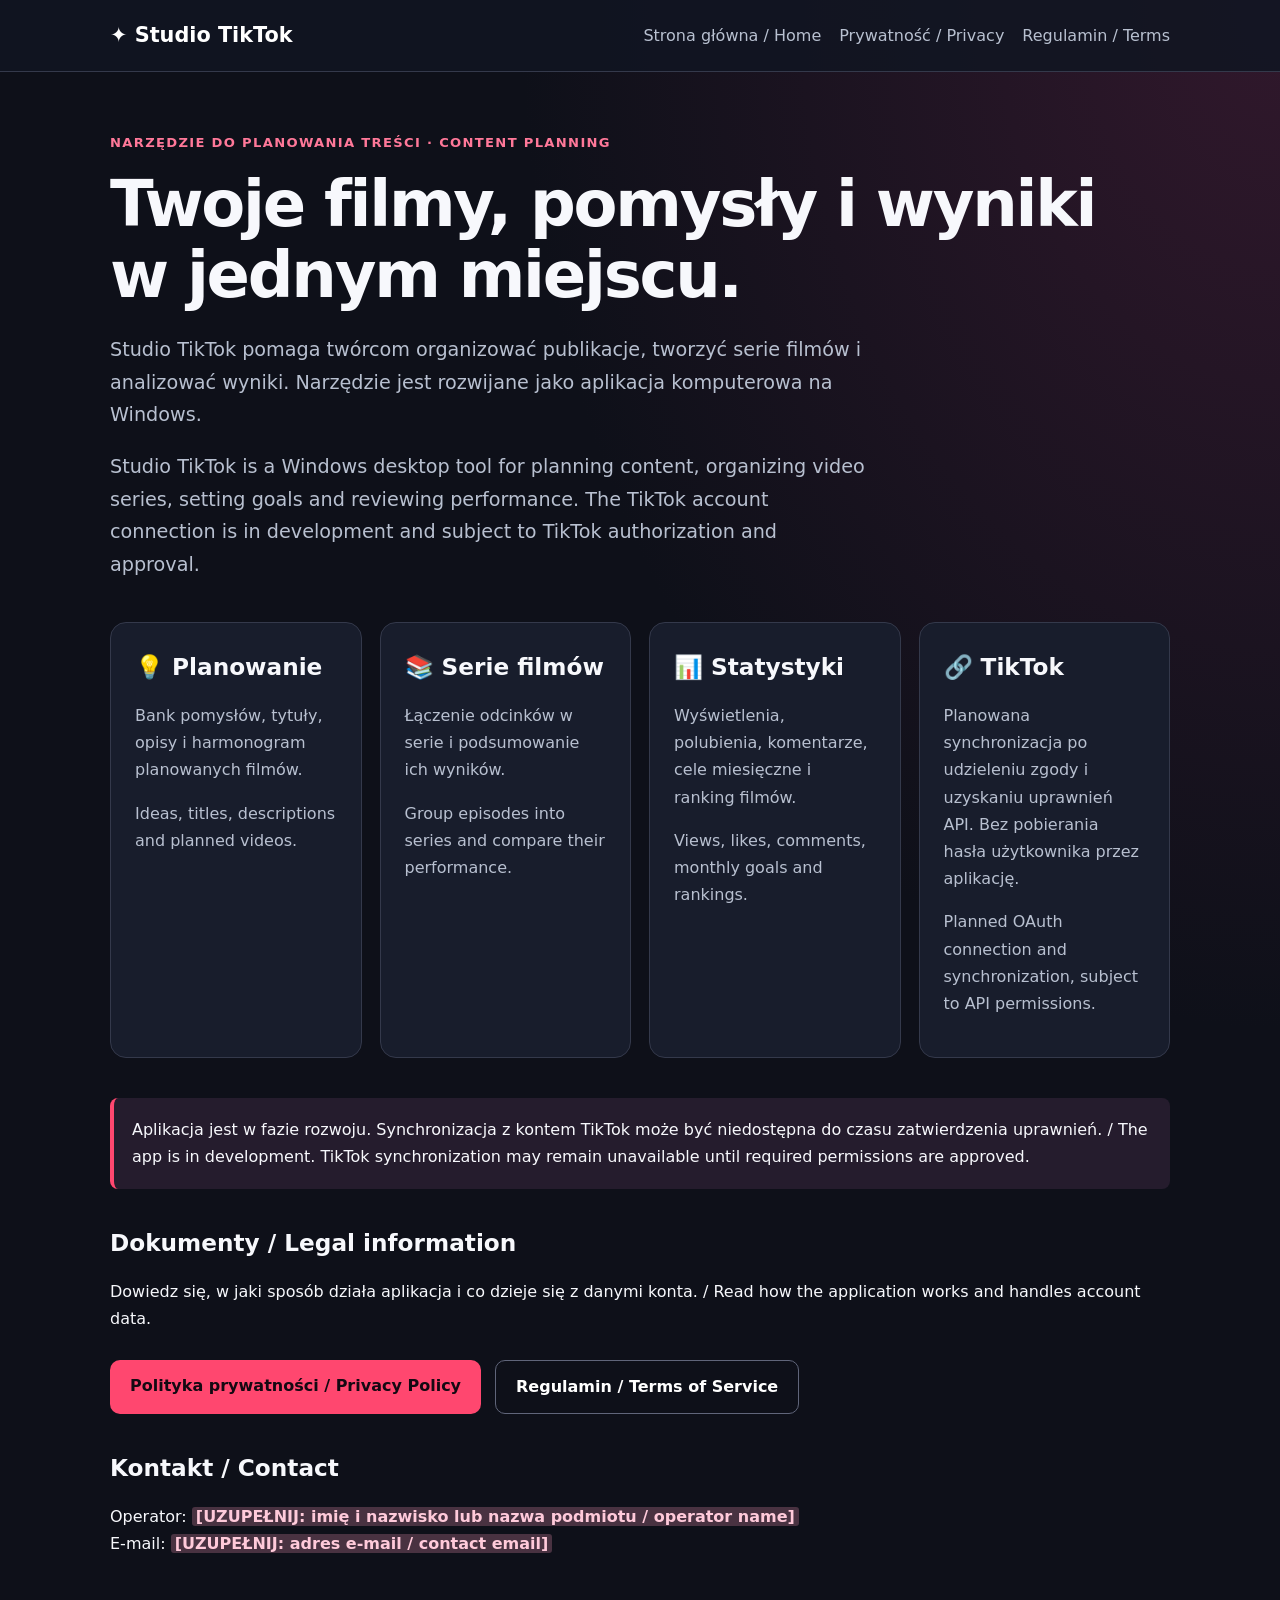
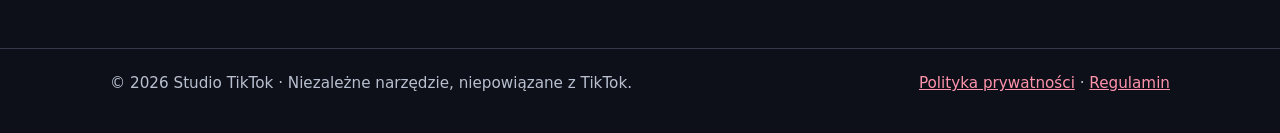
<file: index.html>
<!doctype html><html lang="pl"><head><meta charset="utf-8"><meta name="viewport" content="width=device-width,initial-scale=1"><meta name="description" content="Studio TikTok — aplikacja na Windows do planowania filmów i analizowania statystyk."><title>Planer treści i statystyk | Studio TikTok</title><link rel="stylesheet" href="style.css"></head><body><header><nav class="wrap"><a class="brand" href="index.html">✦ Studio TikTok</a><div class="links"><a href="index.html">Strona główna / Home</a><a href="privacy.html">Prywatność / Privacy</a><a href="terms.html">Regulamin / Terms</a></div></nav></header><main class="wrap"><div class="eyebrow">Narzędzie do planowania treści · Content planning</div><h1>Twoje filmy, pomysły i wyniki<br> w jednym miejscu.</h1><p class="lead">Studio TikTok pomaga twórcom organizować publikacje, tworzyć serie filmów i analizować wyniki. Narzędzie jest rozwijane jako aplikacja komputerowa na Windows.</p><p class="lead" lang="en">Studio TikTok is a Windows desktop tool for planning content, organizing video series, setting goals and reviewing performance. The TikTok account connection is in development and subject to TikTok authorization and approval.</p><div class="grid"><section class="card"><h2>💡 Planowanie</h2><p>Bank pomysłów, tytuły, opisy i harmonogram planowanych filmów.</p><p lang="en">Ideas, titles, descriptions and planned videos.</p></section><section class="card"><h2>📚 Serie filmów</h2><p>Łączenie odcinków w serie i podsumowanie ich wyników.</p><p lang="en">Group episodes into series and compare their performance.</p></section><section class="card"><h2>📊 Statystyki</h2><p>Wyświetlenia, polubienia, komentarze, cele miesięczne i ranking filmów.</p><p lang="en">Views, likes, comments, monthly goals and rankings.</p></section><section class="card"><h2>🔗 TikTok</h2><p>Planowana synchronizacja po udzieleniu zgody i uzyskaniu uprawnień API. Bez pobierania hasła użytkownika przez aplikację.</p><p lang="en">Planned OAuth connection and synchronization, subject to API permissions.</p></section></div><div class="callout">Aplikacja jest w fazie rozwoju. Synchronizacja z kontem TikTok może być niedostępna do czasu zatwierdzenia uprawnień. / <span lang="en">The app is in development. TikTok synchronization may remain unavailable until required permissions are approved.</span></div><h2>Dokumenty / Legal information</h2><p>Dowiedz się, w jaki sposób działa aplikacja i co dzieje się z danymi konta. / <span lang="en">Read how the application works and handles account data.</span></p><div class="inline-links"><a class="btn" href="privacy.html">Polityka prywatności / Privacy Policy</a><a class="btn secondary" href="terms.html">Regulamin / Terms of Service</a></div><h2>Kontakt / Contact</h2><p>Operator: <strong class="placeholder">[UZUPEŁNIJ: imię i nazwisko lub nazwa podmiotu / operator name]</strong><br>E-mail: <strong class="placeholder">[UZUPEŁNIJ: adres e-mail / contact email]</strong></p></main><footer><div class="wrap"><span>© 2026 Studio TikTok · Niezależne narzędzie, niepowiązane z TikTok.</span><span><a href="privacy.html">Polityka prywatności</a> · <a href="terms.html">Regulamin</a></span></div></footer></body></html>
</file>
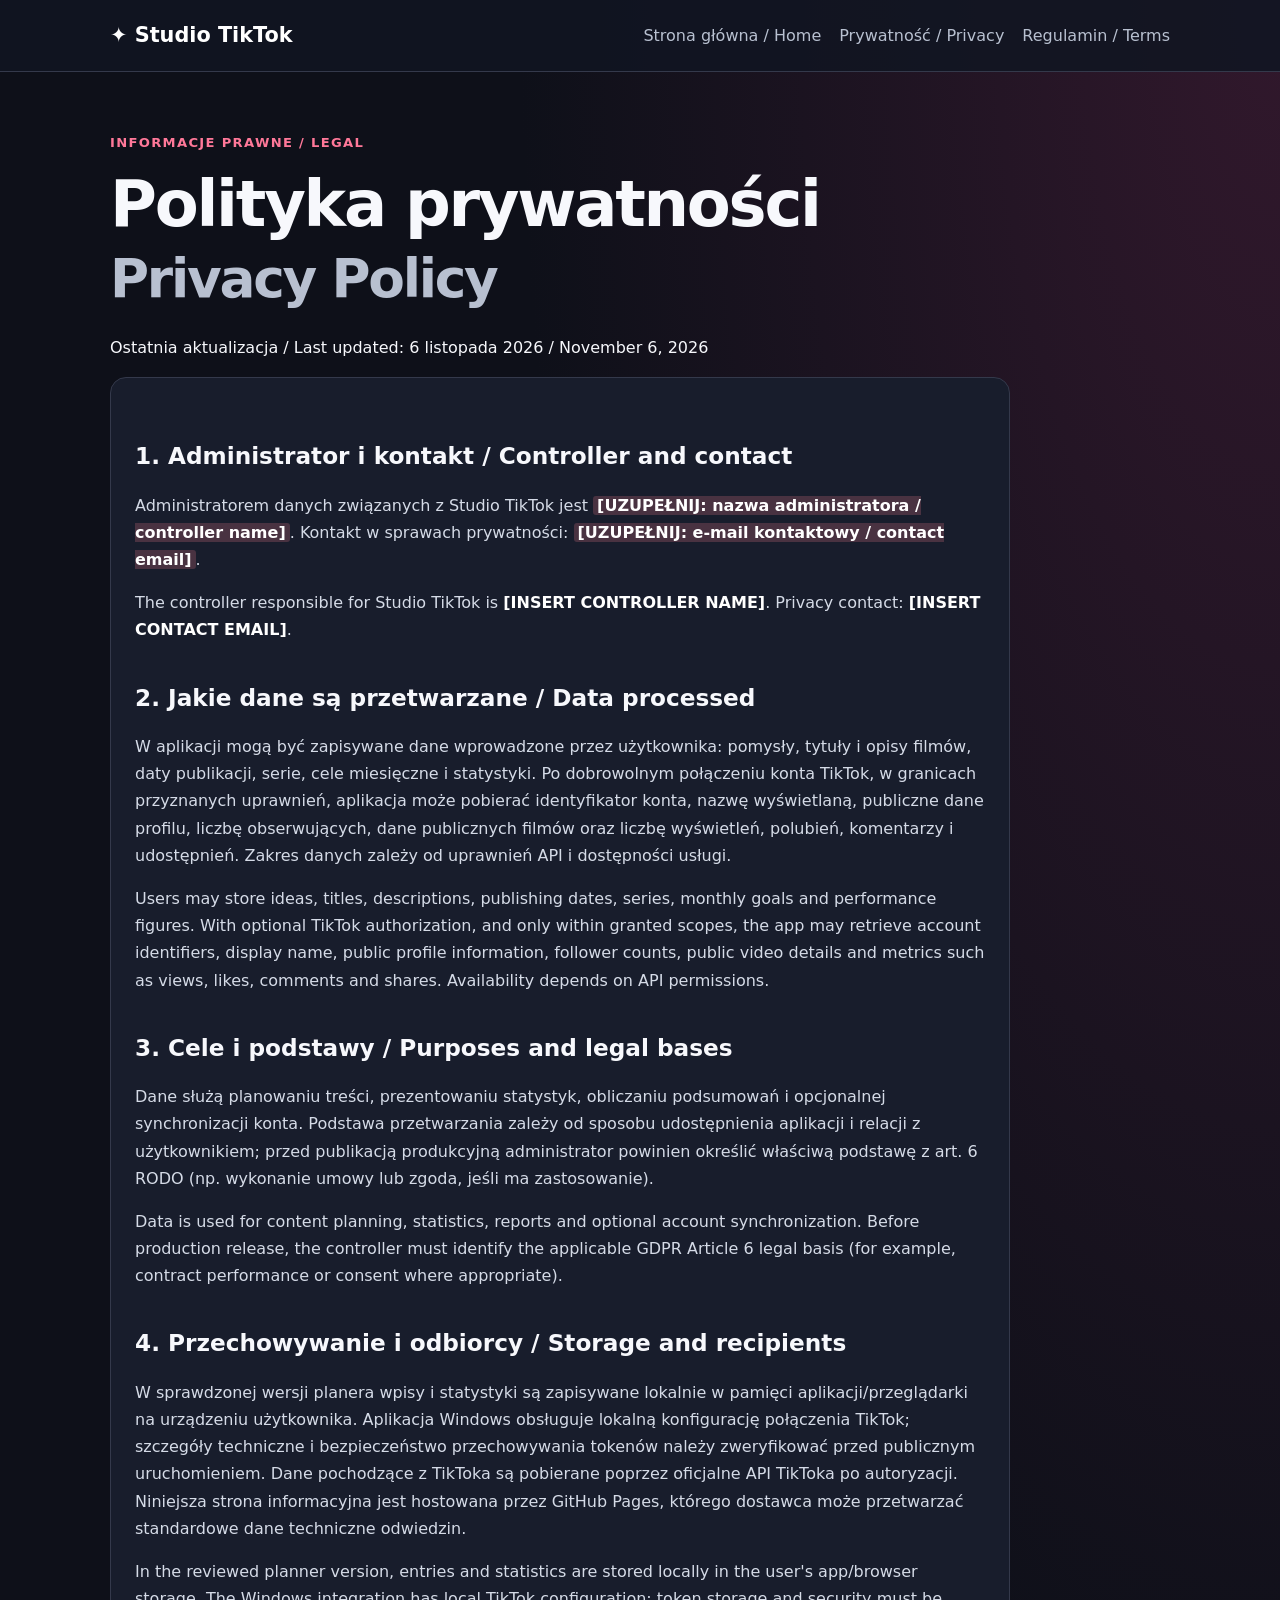
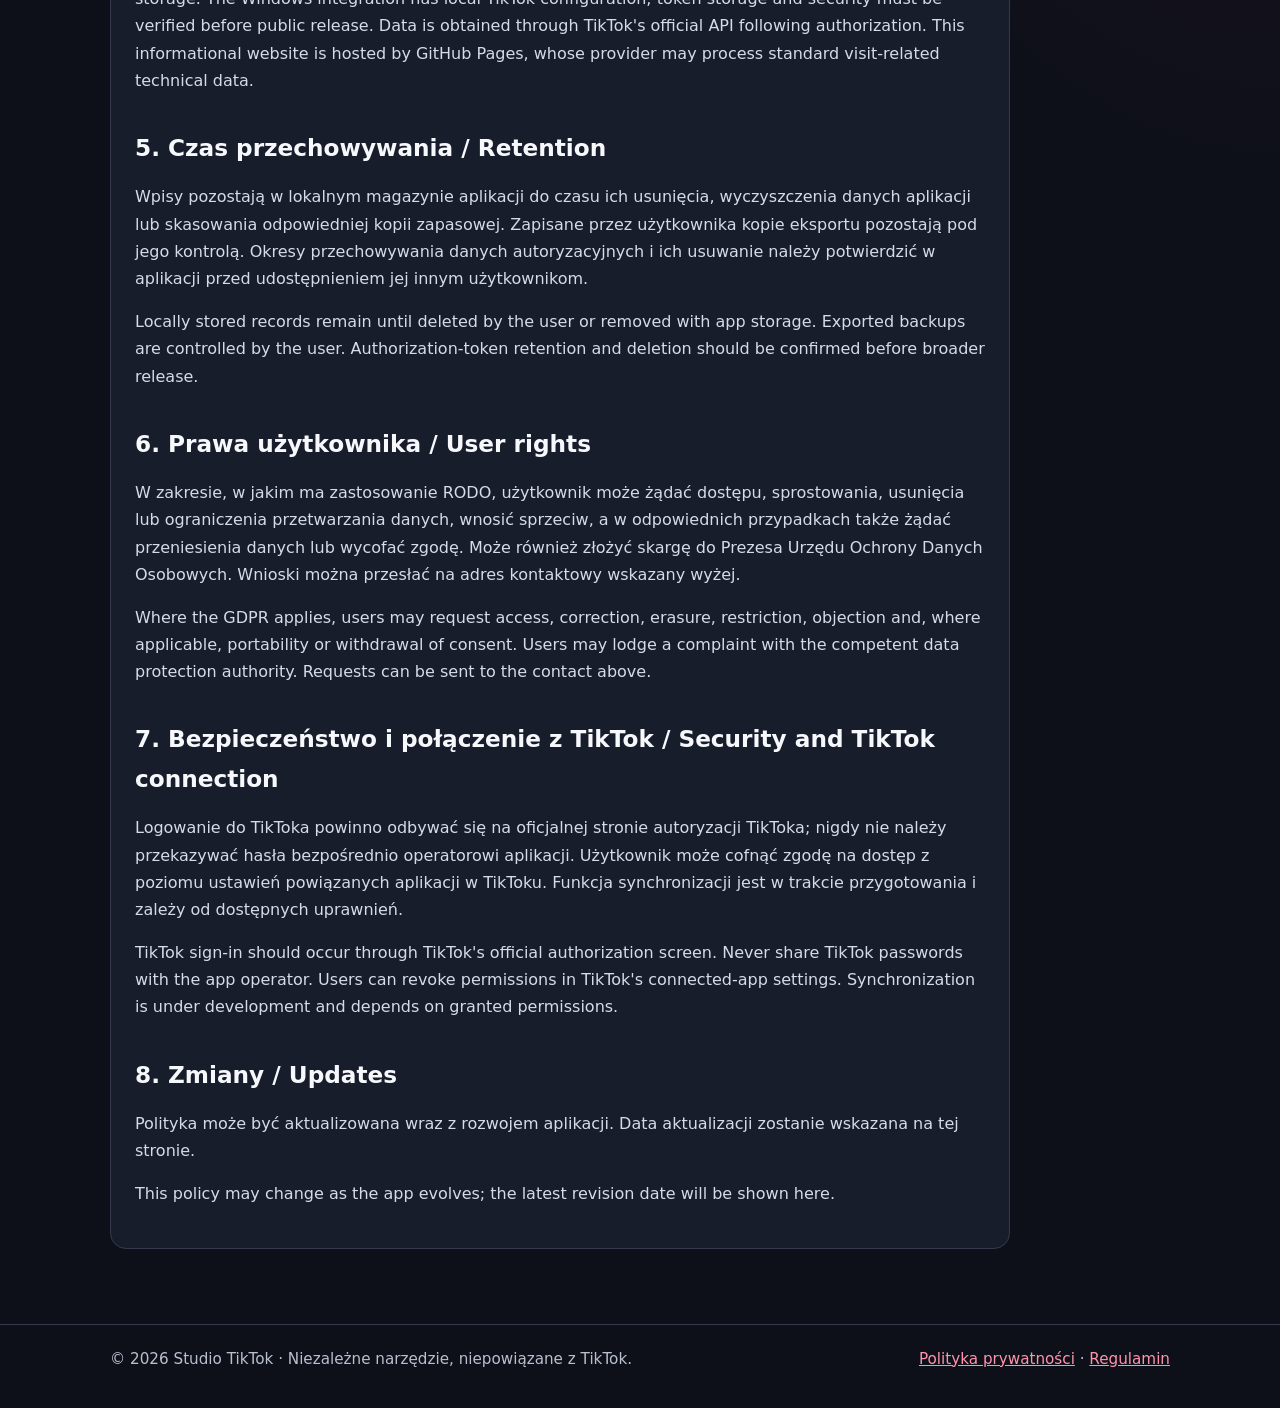
<file: privacy.html>
<!doctype html><html lang="pl"><head><meta charset="utf-8"><meta name="viewport" content="width=device-width,initial-scale=1"><meta name="description" content="Polityka prywatności Studio TikTok, w tym zasady przechowywania i synchronizacji danych."><title>Polityka prywatności / Privacy Policy | Studio TikTok</title><link rel="stylesheet" href="style.css"></head><body><header><nav class="wrap"><a class="brand" href="index.html">✦ Studio TikTok</a><div class="links"><a href="index.html">Strona główna / Home</a><a href="privacy.html">Prywatność / Privacy</a><a href="terms.html">Regulamin / Terms</a></div></nav></header><main class="wrap"><div class="eyebrow">Informacje prawne / Legal</div><h1>Polityka prywatności<br><small>Privacy Policy</small></h1><p>Ostatnia aktualizacja / Last updated: 6 listopada 2026 / November 6, 2026</p><article class="legal"><h2>1. Administrator i kontakt / Controller and contact</h2><p>Administratorem danych związanych z Studio TikTok jest <strong class="placeholder">[UZUPEŁNIJ: nazwa administratora / controller name]</strong>. Kontakt w sprawach prywatności: <strong class="placeholder">[UZUPEŁNIJ: e-mail kontaktowy / contact email]</strong>.</p><p lang="en">The controller responsible for Studio TikTok is <strong>[INSERT CONTROLLER NAME]</strong>. Privacy contact: <strong>[INSERT CONTACT EMAIL]</strong>.</p><h2>2. Jakie dane są przetwarzane / Data processed</h2><p>W aplikacji mogą być zapisywane dane wprowadzone przez użytkownika: pomysły, tytuły i opisy filmów, daty publikacji, serie, cele miesięczne i statystyki. Po dobrowolnym połączeniu konta TikTok, w granicach przyznanych uprawnień, aplikacja może pobierać identyfikator konta, nazwę wyświetlaną, publiczne dane profilu, liczbę obserwujących, dane publicznych filmów oraz liczbę wyświetleń, polubień, komentarzy i udostępnień. Zakres danych zależy od uprawnień API i dostępności usługi.</p><p lang="en">Users may store ideas, titles, descriptions, publishing dates, series, monthly goals and performance figures. With optional TikTok authorization, and only within granted scopes, the app may retrieve account identifiers, display name, public profile information, follower counts, public video details and metrics such as views, likes, comments and shares. Availability depends on API permissions.</p><h2>3. Cele i podstawy / Purposes and legal bases</h2><p>Dane służą planowaniu treści, prezentowaniu statystyk, obliczaniu podsumowań i opcjonalnej synchronizacji konta. Podstawa przetwarzania zależy od sposobu udostępnienia aplikacji i relacji z użytkownikiem; przed publikacją produkcyjną administrator powinien określić właściwą podstawę z art. 6 RODO (np. wykonanie umowy lub zgoda, jeśli ma zastosowanie).</p><p lang="en">Data is used for content planning, statistics, reports and optional account synchronization. Before production release, the controller must identify the applicable GDPR Article 6 legal basis (for example, contract performance or consent where appropriate).</p><h2>4. Przechowywanie i odbiorcy / Storage and recipients</h2><p>W sprawdzonej wersji planera wpisy i statystyki są zapisywane lokalnie w pamięci aplikacji/przeglądarki na urządzeniu użytkownika. Aplikacja Windows obsługuje lokalną konfigurację połączenia TikTok; szczegóły techniczne i bezpieczeństwo przechowywania tokenów należy zweryfikować przed publicznym uruchomieniem. Dane pochodzące z TikToka są pobierane poprzez oficjalne API TikToka po autoryzacji. Niniejsza strona informacyjna jest hostowana przez GitHub Pages, którego dostawca może przetwarzać standardowe dane techniczne odwiedzin.</p><p lang="en">In the reviewed planner version, entries and statistics are stored locally in the user's app/browser storage. The Windows integration has local TikTok configuration; token storage and security must be verified before public release. Data is obtained through TikTok's official API following authorization. This informational website is hosted by GitHub Pages, whose provider may process standard visit-related technical data.</p><h2>5. Czas przechowywania / Retention</h2><p>Wpisy pozostają w lokalnym magazynie aplikacji do czasu ich usunięcia, wyczyszczenia danych aplikacji lub skasowania odpowiedniej kopii zapasowej. Zapisane przez użytkownika kopie eksportu pozostają pod jego kontrolą. Okresy przechowywania danych autoryzacyjnych i ich usuwanie należy potwierdzić w aplikacji przed udostępnieniem jej innym użytkownikom.</p><p lang="en">Locally stored records remain until deleted by the user or removed with app storage. Exported backups are controlled by the user. Authorization-token retention and deletion should be confirmed before broader release.</p><h2>6. Prawa użytkownika / User rights</h2><p>W zakresie, w jakim ma zastosowanie RODO, użytkownik może żądać dostępu, sprostowania, usunięcia lub ograniczenia przetwarzania danych, wnosić sprzeciw, a w odpowiednich przypadkach także żądać przeniesienia danych lub wycofać zgodę. Może również złożyć skargę do Prezesa Urzędu Ochrony Danych Osobowych. Wnioski można przesłać na adres kontaktowy wskazany wyżej.</p><p lang="en">Where the GDPR applies, users may request access, correction, erasure, restriction, objection and, where applicable, portability or withdrawal of consent. Users may lodge a complaint with the competent data protection authority. Requests can be sent to the contact above.</p><h2>7. Bezpieczeństwo i połączenie z TikTok / Security and TikTok connection</h2><p>Logowanie do TikToka powinno odbywać się na oficjalnej stronie autoryzacji TikToka; nigdy nie należy przekazywać hasła bezpośrednio operatorowi aplikacji. Użytkownik może cofnąć zgodę na dostęp z poziomu ustawień powiązanych aplikacji w TikToku. Funkcja synchronizacji jest w trakcie przygotowania i zależy od dostępnych uprawnień.</p><p lang="en">TikTok sign-in should occur through TikTok's official authorization screen. Never share TikTok passwords with the app operator. Users can revoke permissions in TikTok's connected-app settings. Synchronization is under development and depends on granted permissions.</p><h2>8. Zmiany / Updates</h2><p>Polityka może być aktualizowana wraz z rozwojem aplikacji. Data aktualizacji zostanie wskazana na tej stronie.</p><p lang="en">This policy may change as the app evolves; the latest revision date will be shown here.</p></article></main><footer><div class="wrap"><span>© 2026 Studio TikTok · Niezależne narzędzie, niepowiązane z TikTok.</span><span><a href="privacy.html">Polityka prywatności</a> · <a href="terms.html">Regulamin</a></span></div></footer></body></html>
</file>
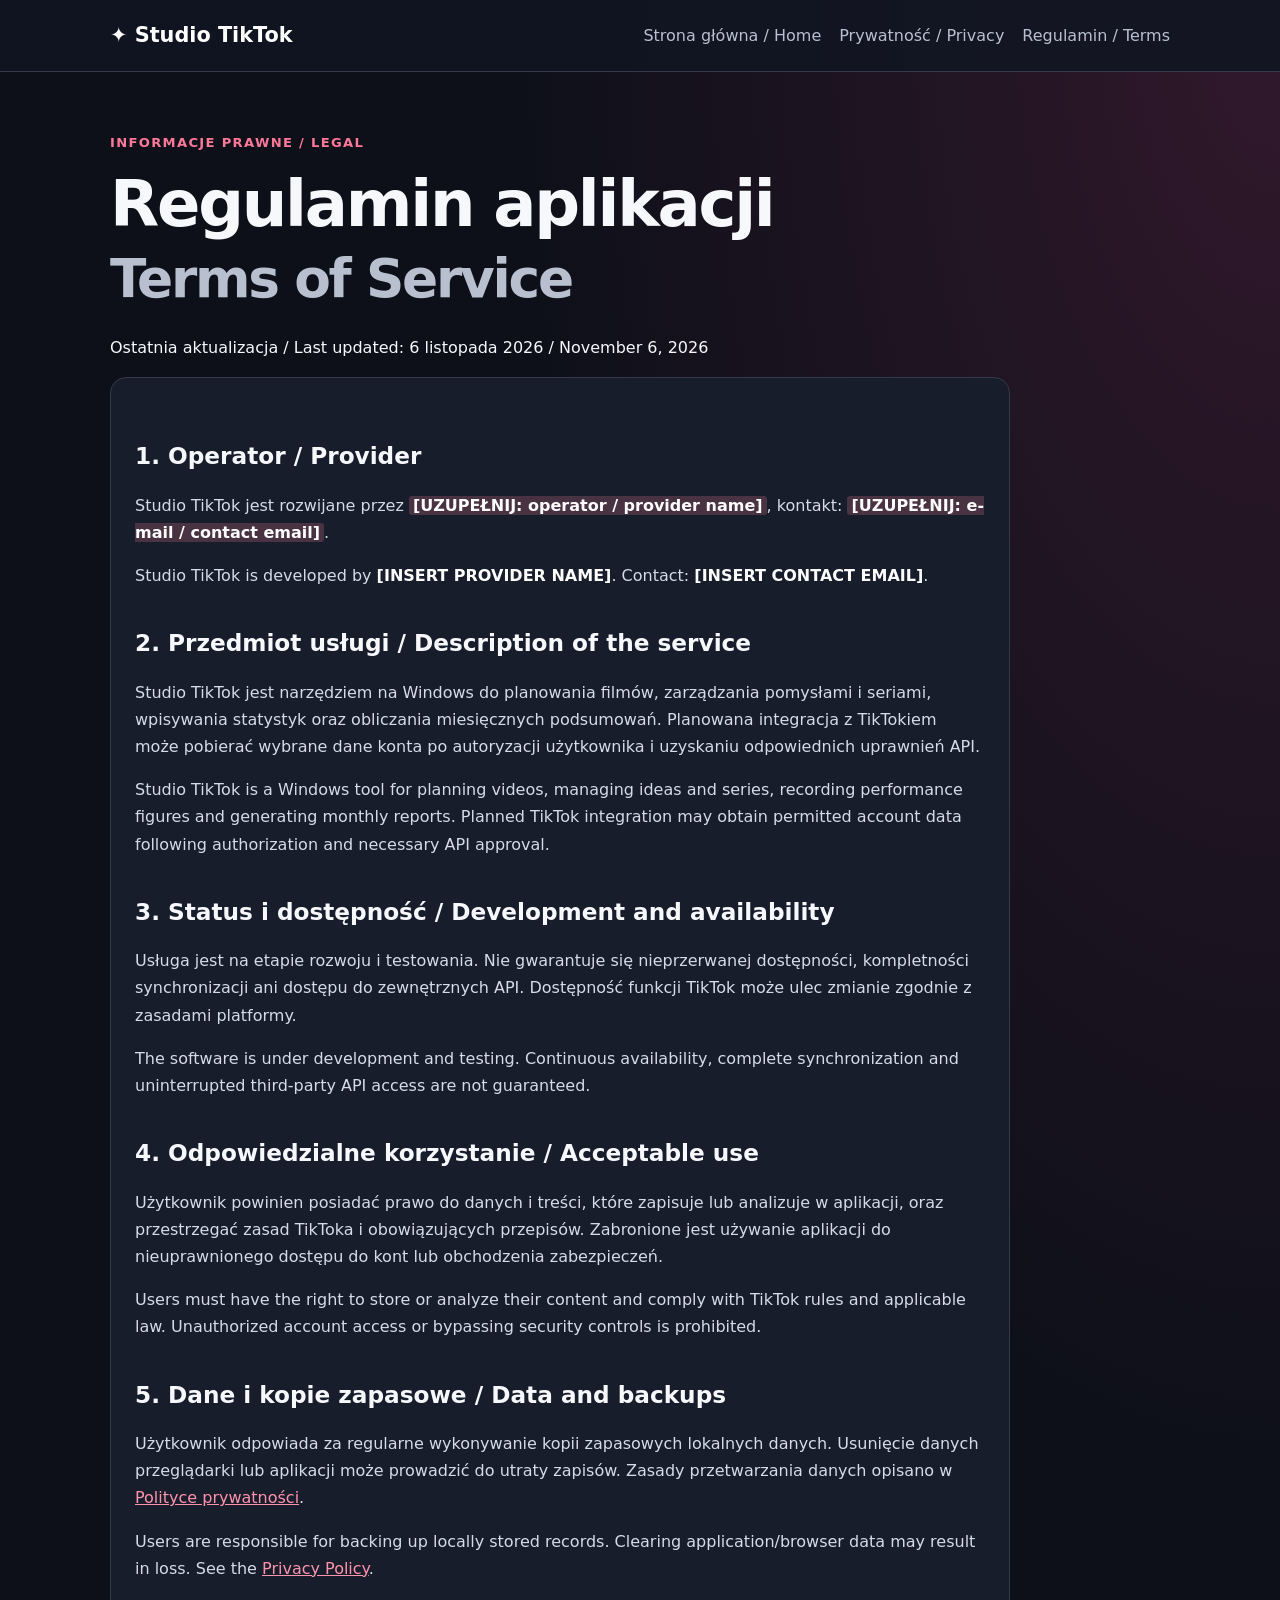
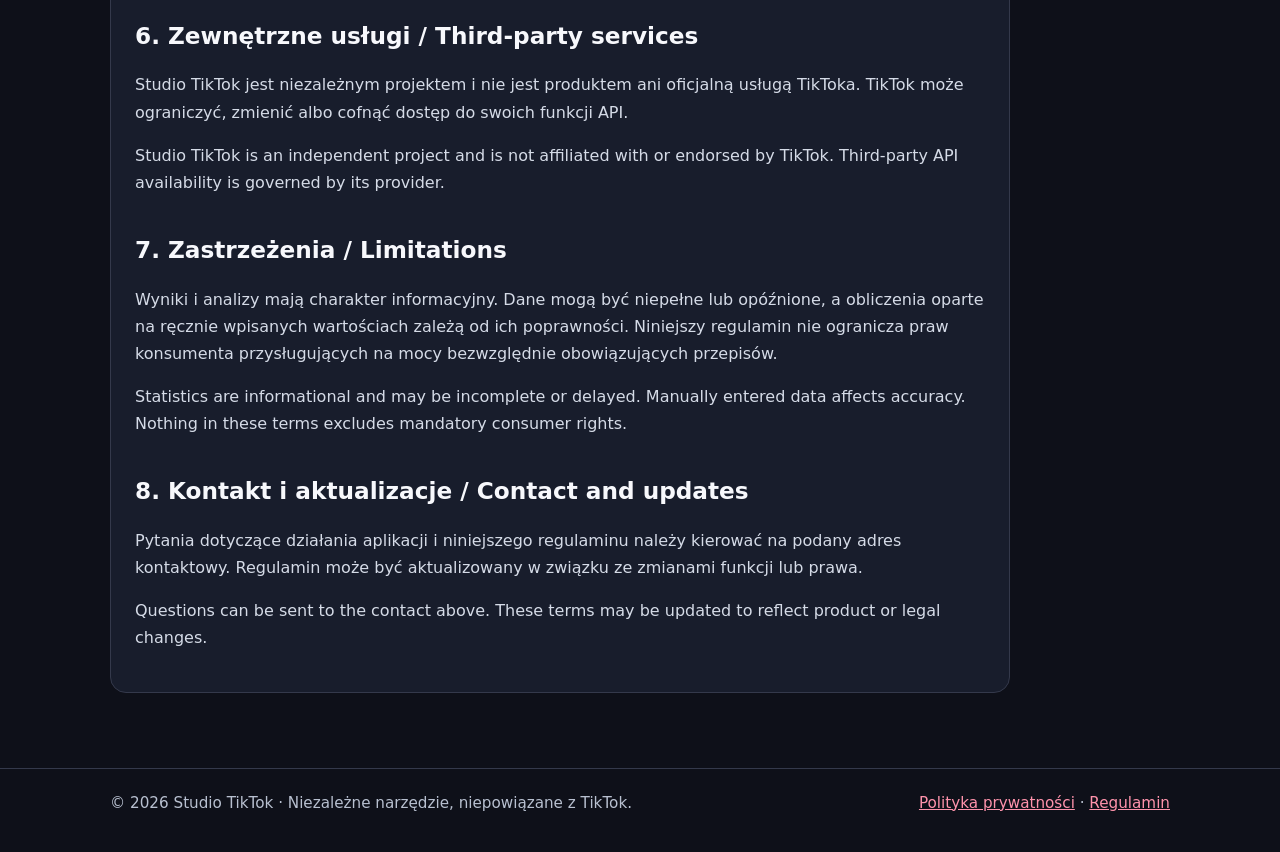
<file: terms.html>
<!doctype html><html lang="pl"><head><meta charset="utf-8"><meta name="viewport" content="width=device-width,initial-scale=1"><meta name="description" content="Regulamin korzystania z aplikacji Studio TikTok."><title>Regulamin / Terms of Service | Studio TikTok</title><link rel="stylesheet" href="style.css"></head><body><header><nav class="wrap"><a class="brand" href="index.html">✦ Studio TikTok</a><div class="links"><a href="index.html">Strona główna / Home</a><a href="privacy.html">Prywatność / Privacy</a><a href="terms.html">Regulamin / Terms</a></div></nav></header><main class="wrap"><div class="eyebrow">Informacje prawne / Legal</div><h1>Regulamin aplikacji<br><small>Terms of Service</small></h1><p>Ostatnia aktualizacja / Last updated: 6 listopada 2026 / November 6, 2026</p><article class="legal"><h2>1. Operator / Provider</h2><p>Studio TikTok jest rozwijane przez <strong class="placeholder">[UZUPEŁNIJ: operator / provider name]</strong>, kontakt: <strong class="placeholder">[UZUPEŁNIJ: e-mail / contact email]</strong>.</p><p lang="en">Studio TikTok is developed by <strong>[INSERT PROVIDER NAME]</strong>. Contact: <strong>[INSERT CONTACT EMAIL]</strong>.</p><h2>2. Przedmiot usługi / Description of the service</h2><p>Studio TikTok jest narzędziem na Windows do planowania filmów, zarządzania pomysłami i seriami, wpisywania statystyk oraz obliczania miesięcznych podsumowań. Planowana integracja z TikTokiem może pobierać wybrane dane konta po autoryzacji użytkownika i uzyskaniu odpowiednich uprawnień API.</p><p lang="en">Studio TikTok is a Windows tool for planning videos, managing ideas and series, recording performance figures and generating monthly reports. Planned TikTok integration may obtain permitted account data following authorization and necessary API approval.</p><h2>3. Status i dostępność / Development and availability</h2><p>Usługa jest na etapie rozwoju i testowania. Nie gwarantuje się nieprzerwanej dostępności, kompletności synchronizacji ani dostępu do zewnętrznych API. Dostępność funkcji TikTok może ulec zmianie zgodnie z zasadami platformy.</p><p lang="en">The software is under development and testing. Continuous availability, complete synchronization and uninterrupted third-party API access are not guaranteed.</p><h2>4. Odpowiedzialne korzystanie / Acceptable use</h2><p>Użytkownik powinien posiadać prawo do danych i treści, które zapisuje lub analizuje w aplikacji, oraz przestrzegać zasad TikToka i obowiązujących przepisów. Zabronione jest używanie aplikacji do nieuprawnionego dostępu do kont lub obchodzenia zabezpieczeń.</p><p lang="en">Users must have the right to store or analyze their content and comply with TikTok rules and applicable law. Unauthorized account access or bypassing security controls is prohibited.</p><h2>5. Dane i kopie zapasowe / Data and backups</h2><p>Użytkownik odpowiada za regularne wykonywanie kopii zapasowych lokalnych danych. Usunięcie danych przeglądarki lub aplikacji może prowadzić do utraty zapisów. Zasady przetwarzania danych opisano w <a href="privacy.html">Polityce prywatności</a>.</p><p lang="en">Users are responsible for backing up locally stored records. Clearing application/browser data may result in loss. See the <a href="privacy.html">Privacy Policy</a>.</p><h2>6. Zewnętrzne usługi / Third-party services</h2><p>Studio TikTok jest niezależnym projektem i nie jest produktem ani oficjalną usługą TikToka. TikTok może ograniczyć, zmienić albo cofnąć dostęp do swoich funkcji API.</p><p lang="en">Studio TikTok is an independent project and is not affiliated with or endorsed by TikTok. Third-party API availability is governed by its provider.</p><h2>7. Zastrzeżenia / Limitations</h2><p>Wyniki i analizy mają charakter informacyjny. Dane mogą być niepełne lub opóźnione, a obliczenia oparte na ręcznie wpisanych wartościach zależą od ich poprawności. Niniejszy regulamin nie ogranicza praw konsumenta przysługujących na mocy bezwzględnie obowiązujących przepisów.</p><p lang="en">Statistics are informational and may be incomplete or delayed. Manually entered data affects accuracy. Nothing in these terms excludes mandatory consumer rights.</p><h2>8. Kontakt i aktualizacje / Contact and updates</h2><p>Pytania dotyczące działania aplikacji i niniejszego regulaminu należy kierować na podany adres kontaktowy. Regulamin może być aktualizowany w związku ze zmianami funkcji lub prawa.</p><p lang="en">Questions can be sent to the contact above. These terms may be updated to reflect product or legal changes.</p></article></main><footer><div class="wrap"><span>© 2026 Studio TikTok · Niezależne narzędzie, niepowiązane z TikTok.</span><span><a href="privacy.html">Polityka prywatności</a> · <a href="terms.html">Regulamin</a></span></div></footer></body></html>
</file>
<file: style.css>
:root{color-scheme:dark;--bg:#0e1019;--card:#181d2c;--text:#f7f8fc;--muted:#b8c0d0;--pink:#ff476f;--line:#34394b}*{box-sizing:border-box}html{scroll-behavior:smooth}body{margin:0;background:radial-gradient(ellipse at top right,#31182c 0,transparent 42%),var(--bg);font:16px/1.7 system-ui,-apple-system,'Segoe UI',sans-serif;color:var(--text)}a{color:#ff93ac}a:hover{text-decoration-thickness:2px}.wrap{width:min(1060px,92%);margin:auto}header{border-bottom:1px solid var(--line);background:#111522de}nav{display:flex;justify-content:space-between;gap:18px;align-items:center;flex-wrap:wrap;padding:18px 0}.brand{font-size:1.3rem;font-weight:800;text-decoration:none;color:white}nav .links{display:flex;gap:18px;flex-wrap:wrap}nav .links a{text-decoration:none;color:var(--muted)}nav .links a:hover{color:white}main{padding:60px 0 75px}h1{font-size:clamp(2.3rem,5vw,4rem);line-height:1.12;margin:14px 0 22px;letter-spacing:-.035em}h2{font-size:1.45rem;margin:34px 0 12px}h3{font-size:1.09rem}.eyebrow{font-weight:700;color:#ff7899;letter-spacing:.1em;text-transform:uppercase;font-size:.82rem}.lead{font-size:1.2rem;max-width:760px;color:var(--muted)}.grid{display:grid;grid-template-columns:repeat(auto-fit,minmax(230px,1fr));gap:18px;margin:40px 0}.card,.legal{background:var(--card);border:1px solid var(--line);border-radius:16px;padding:24px}.card h2{margin-top:0}.card p{color:var(--muted)}.callout{background:#251c2d;border-left:4px solid var(--pink);padding:18px;border-radius:8px;margin:30px 0}.legal{max-width:900px}.legal p,.legal li{color:#d5dbe7}.legal strong{color:white}.legal ul{padding-left:26px}.inline-links{display:flex;flex-wrap:wrap;gap:14px;margin-top:28px}.btn{background:var(--pink);color:#140912;text-decoration:none;font-weight:750;padding:12px 20px;border-radius:10px;display:inline-block}.btn.secondary{background:transparent;color:white;border:1px solid #60657a}footer{border-top:1px solid var(--line);padding:22px 0 36px;color:var(--muted);font-size:.95rem}footer .wrap{display:flex;justify-content:space-between;gap:15px;flex-wrap:wrap}.placeholder{background:#493241;padding:0 4px;border-radius:3px;color:#ffcada}small{color:var(--muted)}@media(max-width:550px){main{padding:40px 0}nav{gap:10px}}
</file>
